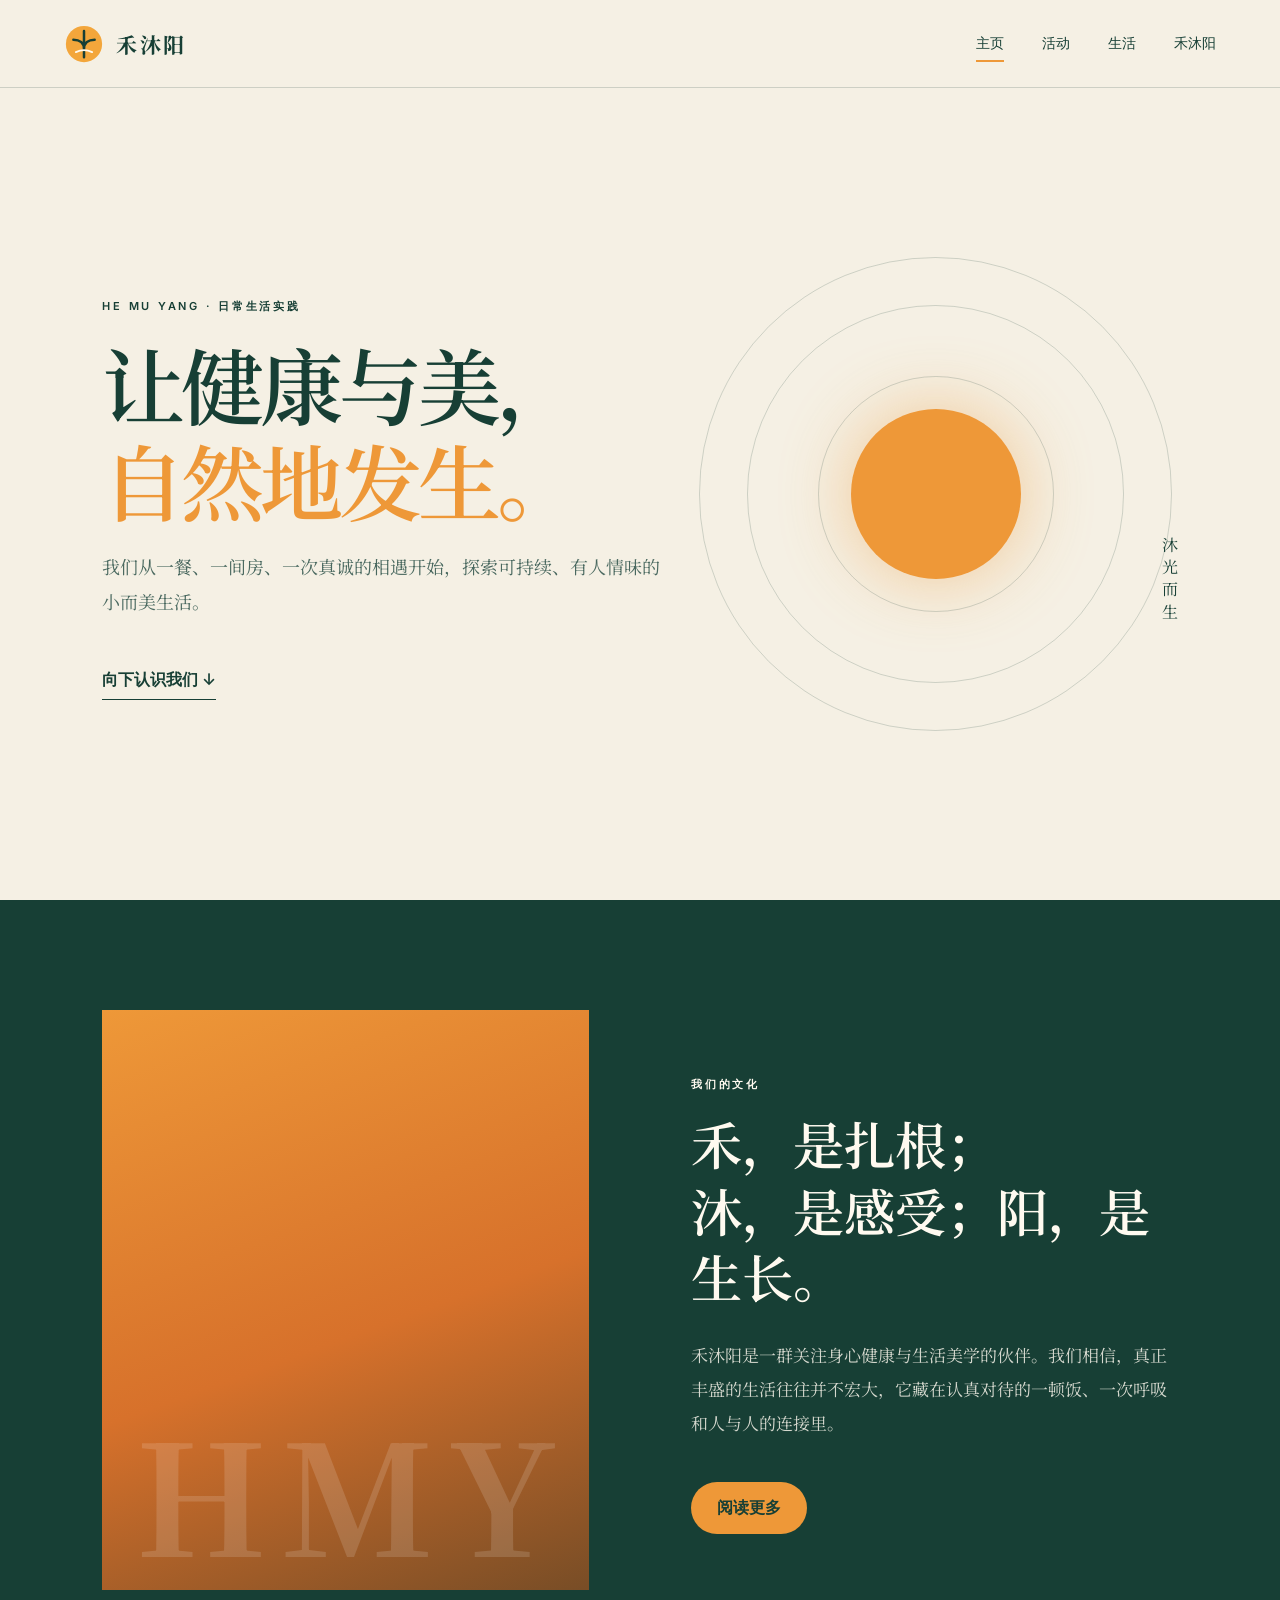
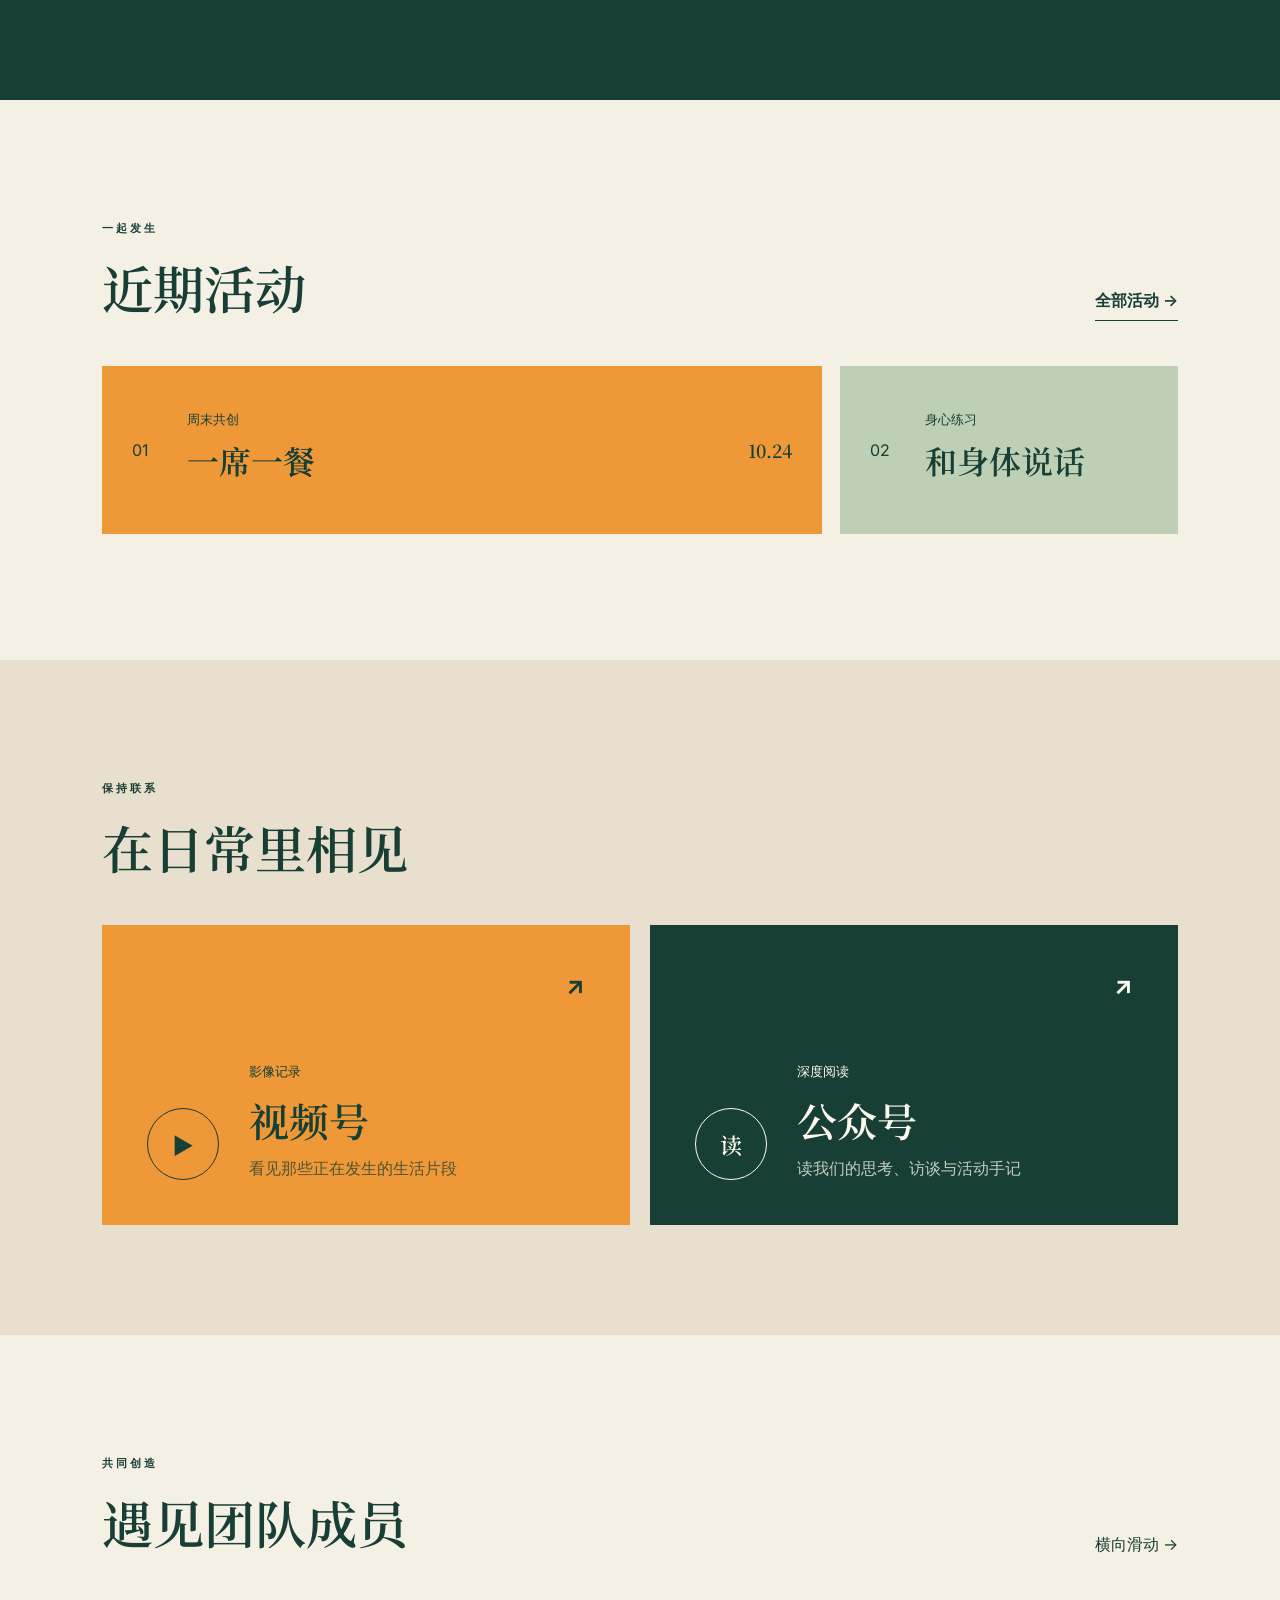
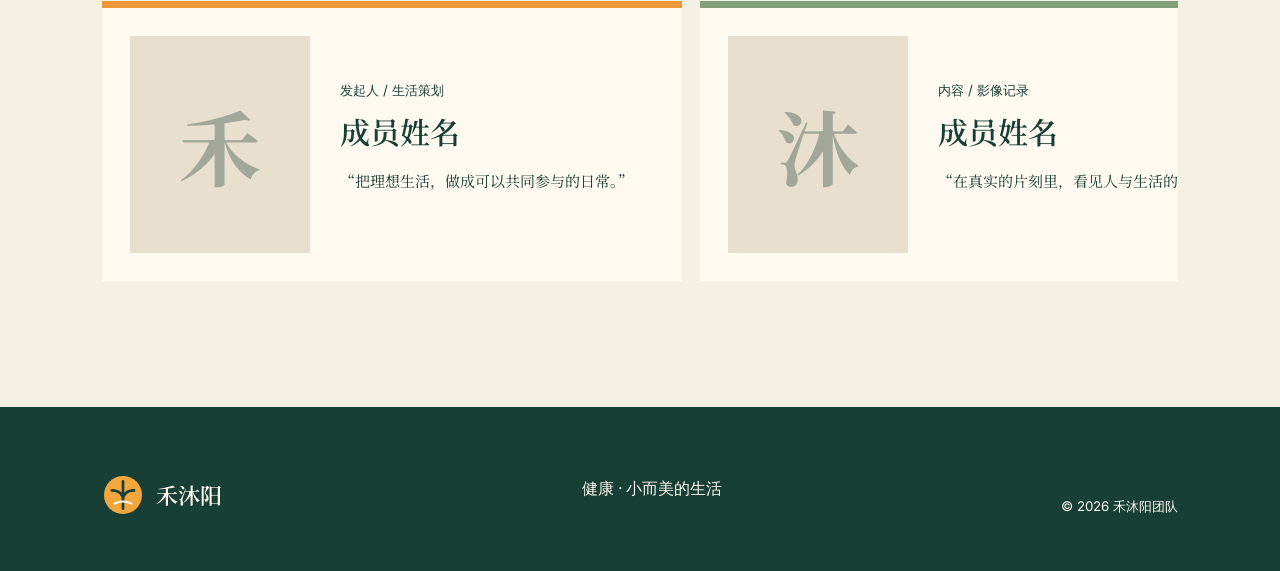
<file: index.html>
<!doctype html>
<html lang="zh-CN">
<head>
  <meta charset="UTF-8">
  <meta name="viewport" content="width=device-width, initial-scale=1.0">
  <meta name="description" content="禾沐阳团队——健康、小而美的生活实践。">
  <title>禾沐阳｜健康·小而美的生活</title>
  <link rel="stylesheet" href="styles.css">
  <script defer src="script.js"></script>
</head>
<body>
  <header class="site-header">
    <a class="brand" href="index.html" aria-label="禾沐阳首页">
      <img src="assets/logo.svg" alt="禾沐阳标志"><span>禾沐阳</span>
    </a>
    <button class="menu-toggle" aria-label="打开菜单" aria-expanded="false">菜单</button>
    <nav class="nav-links" aria-label="主导航">
      <a class="active" href="index.html">主页</a><a href="activities.html">活动</a><a href="life.html">生活</a><a href="about.html">禾沐阳</a>
    </nav>
  </header>

  <main>
    <section class="hero home-hero reveal">
      <div class="hero-copy">
        <p class="eyebrow">HE MU YANG · 日常生活实践</p>
        <h1>让健康与美，<br><em>自然地发生。</em></h1>
        <p class="lead">我们从一餐、一间房、一次真诚的相遇开始，探索可持续、有人情味的小而美生活。</p>
        <a class="text-link" href="#culture">向下认识我们 <span>↓</span></a>
      </div>
      <div class="sun-stage" aria-hidden="true"><div class="sun"></div><span>沐光而生</span></div>
    </section>

    <section class="culture section reveal" id="culture">
      <div class="culture-art" role="img" aria-label="阳光照耀山野的抽象画面"><span>H</span><span>M</span><span>Y</span></div>
      <div class="section-copy">
        <p class="eyebrow">我们的文化</p>
        <h2>禾，是扎根；<br>沐，是感受；阳，是生长。</h2>
        <p>禾沐阳是一群关注身心健康与生活美学的伙伴。我们相信，真正丰盛的生活往往并不宏大，它藏在认真对待的一顿饭、一次呼吸和人与人的连接里。</p>
        <a class="button" href="about.html">阅读更多</a>
      </div>
    </section>

    <section class="section activity-preview reveal">
      <div class="section-heading"><div><p class="eyebrow">一起发生</p><h2>近期活动</h2></div><a class="text-link" href="activities.html">全部活动 →</a></div>
      <div class="strip-track" aria-label="活动预览">
        <a href="activities.html" class="strip-card orange"><span>01</span><div><small>周末共创</small><h3>一席一餐</h3></div><b>10.24</b></a>
        <a href="activities.html" class="strip-card green"><span>02</span><div><small>身心练习</small><h3>和身体说话</h3></div><b>11.02</b></a>
        <a href="activities.html" class="strip-card blue"><span>03</span><div><small>城市漫游</small><h3>秋日采集计划</h3></div><b>11.16</b></a>
      </div>
    </section>

    <section class="section channels reveal">
      <div class="section-heading"><div><p class="eyebrow">保持联系</p><h2>在日常里相见</h2></div></div>
      <div class="channel-grid">
        <a href="coming-soon.html?channel=视频号" target="_blank" rel="noopener" class="channel-card video"><span class="icon">▶</span><div><small>影像记录</small><h3>视频号</h3><p>看见那些正在发生的生活片段</p></div><b>↗</b></a>
        <a href="coming-soon.html?channel=公众号" target="_blank" rel="noopener" class="channel-card article"><span class="icon">读</span><div><small>深度阅读</small><h3>公众号</h3><p>读我们的思考、访谈与活动手记</p></div><b>↗</b></a>
      </div>
    </section>

    <section class="section members reveal">
      <div class="section-heading"><div><p class="eyebrow">共同创造</p><h2>遇见团队成员</h2></div><span class="drag-tip">横向滑动 →</span></div>
      <div class="member-track">
        <article class="member-card amber"><div class="portrait">禾</div><div><small>发起人 / 生活策划</small><h3>成员姓名</h3><p>“把理想生活，做成可以共同参与的日常。”</p></div></article>
        <article class="member-card sage"><div class="portrait">沐</div><div><small>内容 / 影像记录</small><h3>成员姓名</h3><p>“在真实的片刻里，看见人与生活的光。”</p></div></article>
        <article class="member-card sky"><div class="portrait">阳</div><div><small>空间 / 活动共创</small><h3>成员姓名</h3><p>“让每次相遇，都拥有舒服的容器。”</p></div></article>
      </div>
    </section>
  </main>
  <footer><div class="footer-brand"><img src="assets/logo.svg" alt=""><span>禾沐阳</span></div><p>健康 · 小而美的生活</p><small>© 2026 禾沐阳团队</small></footer>
</body>
</html>
</file>
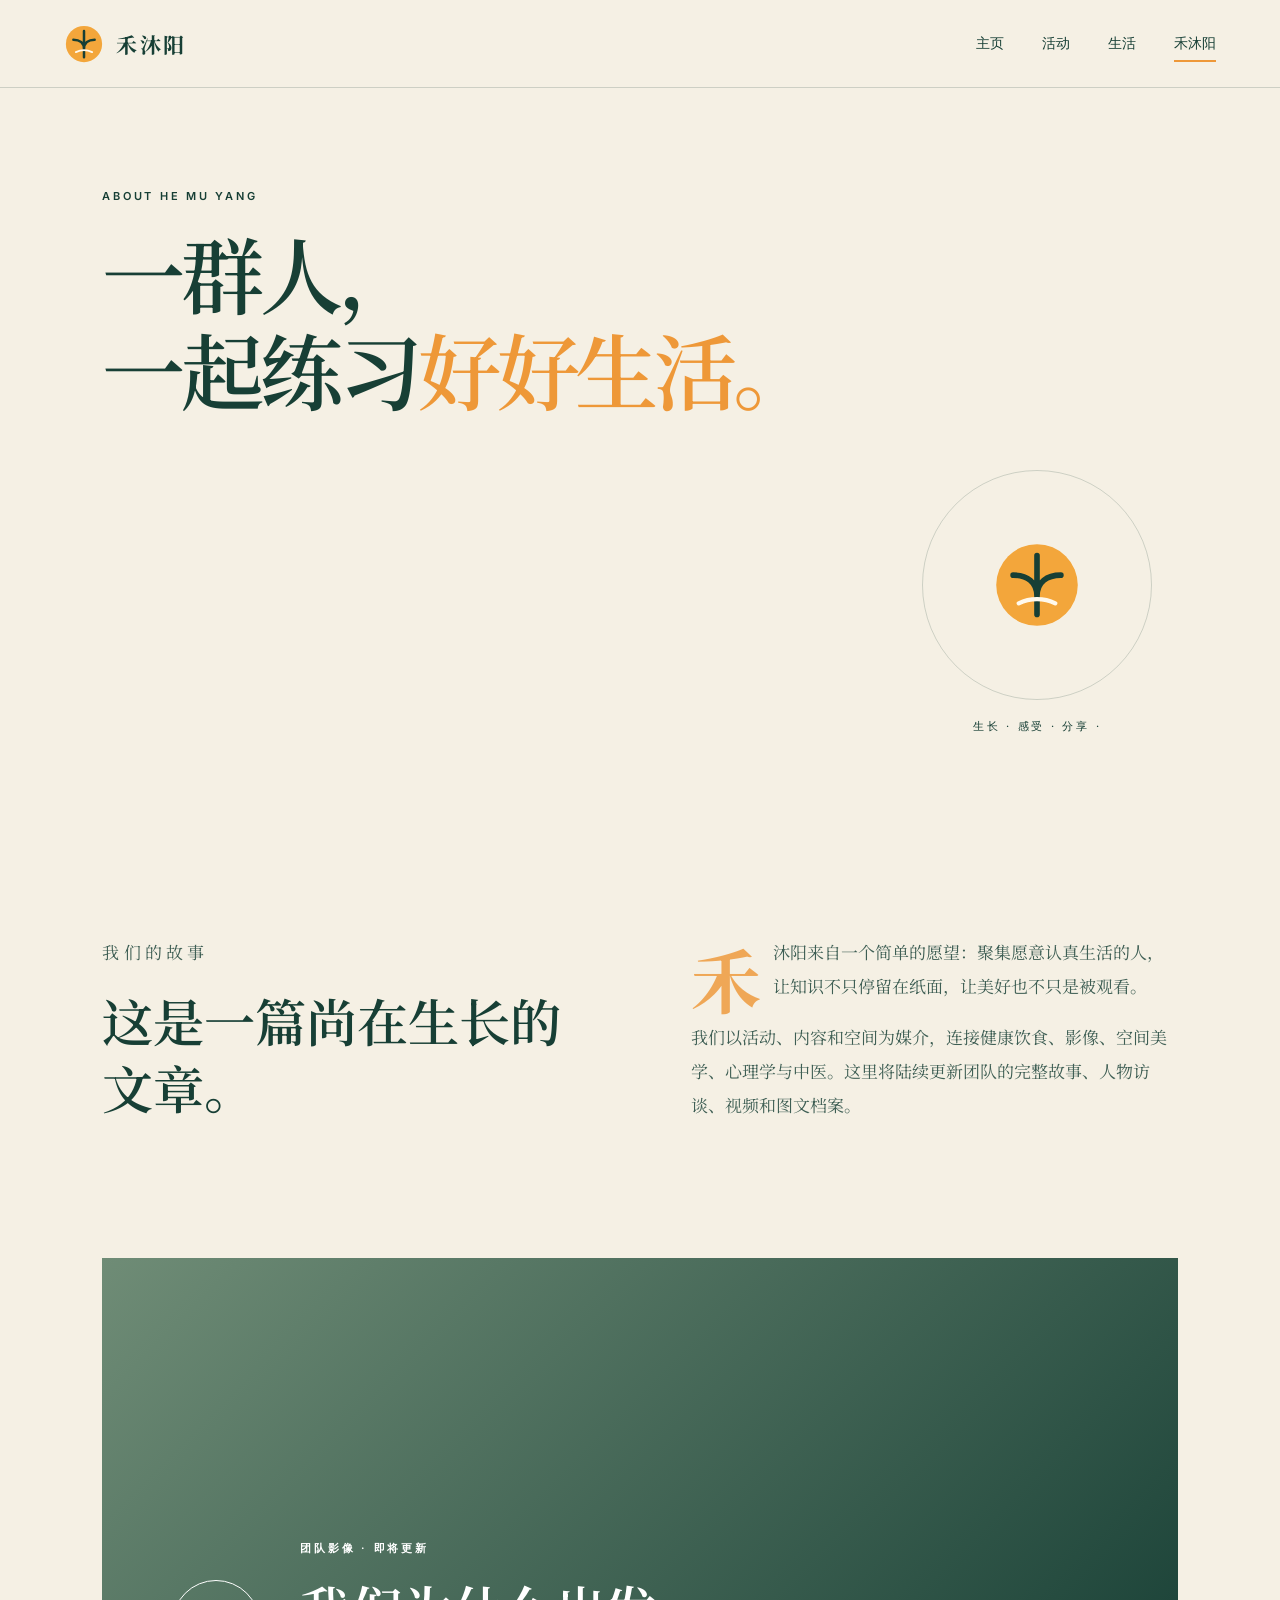
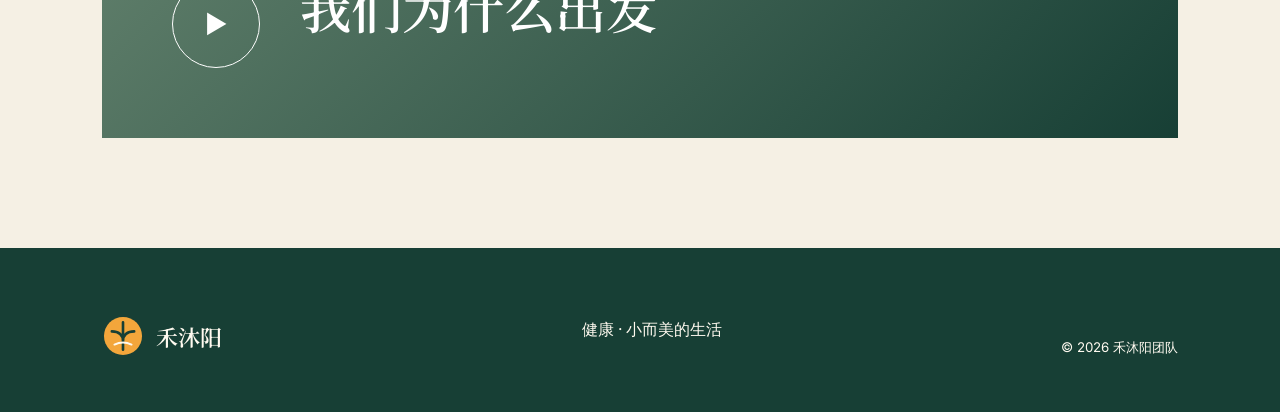
<file: about.html>
<!doctype html><html lang="zh-CN"><head><meta charset="UTF-8"><meta name="viewport" content="width=device-width,initial-scale=1"><title>关于禾沐阳</title><link rel="stylesheet" href="styles.css"><script defer src="script.js"></script></head><body>
<header class="site-header"><a class="brand" href="index.html"><img src="assets/logo.svg" alt="禾沐阳标志"><span>禾沐阳</span></a><button class="menu-toggle" aria-label="打开菜单" aria-expanded="false">菜单</button><nav class="nav-links"><a href="index.html">主页</a><a href="activities.html">活动</a><a href="life.html">生活</a><a class="active" href="about.html">禾沐阳</a></nav></header>
<main><section class="about-hero reveal"><p class="eyebrow">ABOUT HE MU YANG</p><h1>一群人，<br>一起练习<em>好好生活。</em></h1><div class="about-orbit"><img src="assets/logo.svg" alt=""><span>生长 · 感受 · 分享 ·</span></div></section><section class="section about-story reveal"><div><p class="eyebrow">我们的故事</p><h2>这是一篇尚在生长的文章。</h2></div><div><p class="dropcap">禾沐阳来自一个简单的愿望：聚集愿意认真生活的人，让知识不只停留在纸面，让美好也不只是被观看。</p><p>我们以活动、内容和空间为媒介，连接健康饮食、影像、空间美学、心理学与中医。这里将陆续更新团队的完整故事、人物访谈、视频和图文档案。</p></div></section><section class="section media-placeholder reveal"><button class="play" aria-label="播放团队介绍视频">▶</button><div><p class="eyebrow">团队影像 · 即将更新</p><h2>我们为什么出发</h2></div></section></main><footer><div class="footer-brand"><img src="assets/logo.svg" alt=""><span>禾沐阳</span></div><p>健康 · 小而美的生活</p><small>© 2026 禾沐阳团队</small></footer></body></html>
</file>
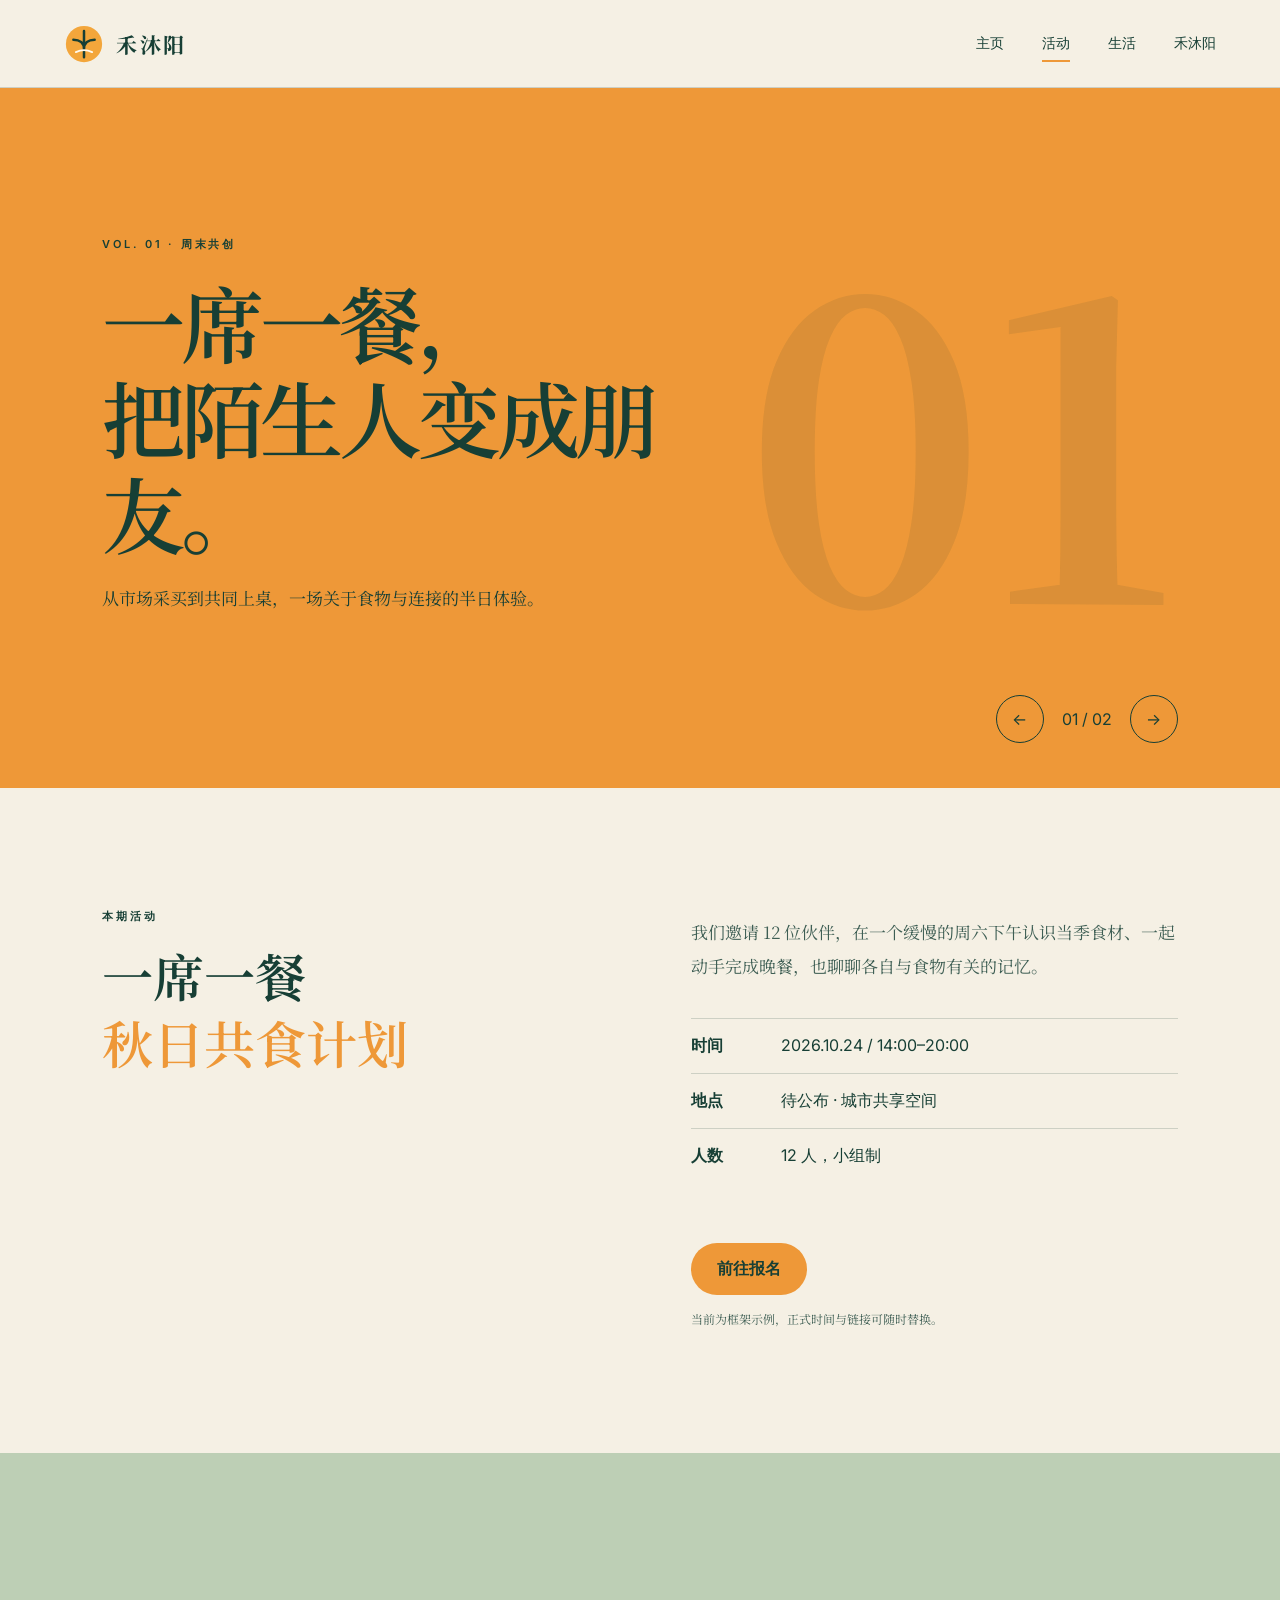
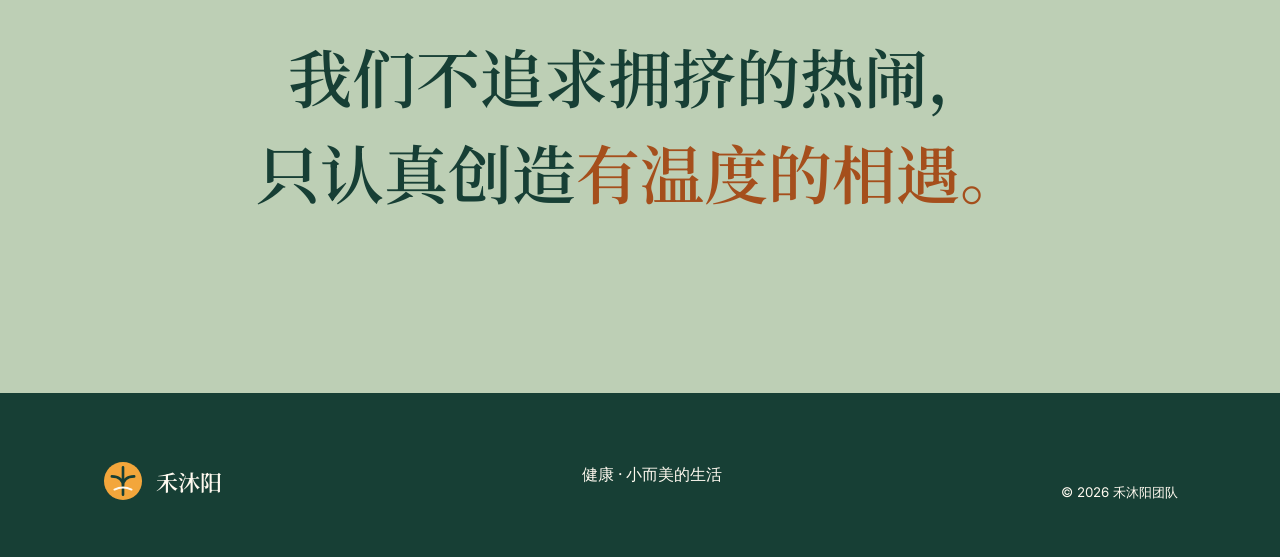
<file: activities.html>
<!doctype html><html lang="zh-CN"><head><meta charset="UTF-8"><meta name="viewport" content="width=device-width,initial-scale=1"><title>活动｜禾沐阳</title><link rel="stylesheet" href="styles.css"><script defer src="script.js"></script></head><body>
<header class="site-header"><a class="brand" href="index.html"><img src="assets/logo.svg" alt="禾沐阳标志"><span>禾沐阳</span></a><button class="menu-toggle" aria-label="打开菜单" aria-expanded="false">菜单</button><nav class="nav-links"><a href="index.html">主页</a><a class="active" href="activities.html">活动</a><a href="life.html">生活</a><a href="about.html">禾沐阳</a></nav></header>
<main><section class="page-hero activity-hero"><div class="slide active"><div><p class="eyebrow">VOL. 01 · 周末共创</p><h1>一席一餐，<br>把陌生人变成朋友。</h1><p>从市场采买到共同上桌，一场关于食物与连接的半日体验。</p></div><span class="giant-number">01</span></div><div class="slide"><div><p class="eyebrow">VOL. 02 · 身心练习</p><h1>慢下来，<br>听见身体的声音。</h1><p>在呼吸、伸展与自然行走中，重新建立和身体的关系。</p></div><span class="giant-number">02</span></div><div class="slider-controls"><button data-slide="prev" aria-label="上一张">←</button><span class="slide-count">01 / 02</span><button data-slide="next" aria-label="下一张">→</button></div></section>
<section class="section event-detail reveal"><div><p class="eyebrow">本期活动</p><h2>一席一餐<br><em>秋日共食计划</em></h2></div><div class="event-copy"><p>我们邀请 12 位伙伴，在一个缓慢的周六下午认识当季食材、一起动手完成晚餐，也聊聊各自与食物有关的记忆。</p><dl><div><dt>时间</dt><dd>2026.10.24 / 14:00–20:00</dd></div><div><dt>地点</dt><dd>待公布 · 城市共享空间</dd></div><div><dt>人数</dt><dd>12 人，小组制</dd></div></dl><a class="button" href="coming-soon.html?channel=活动报名">前往报名</a><p class="note">当前为框架示例，正式时间与链接可随时替换。</p></div></section>
<section class="section manifesto reveal"><p>我们不追求拥挤的热闹，<br>只认真创造<span>有温度的相遇。</span></p></section></main><footer><div class="footer-brand"><img src="assets/logo.svg" alt=""><span>禾沐阳</span></div><p>健康 · 小而美的生活</p><small>© 2026 禾沐阳团队</small></footer></body></html>
</file>
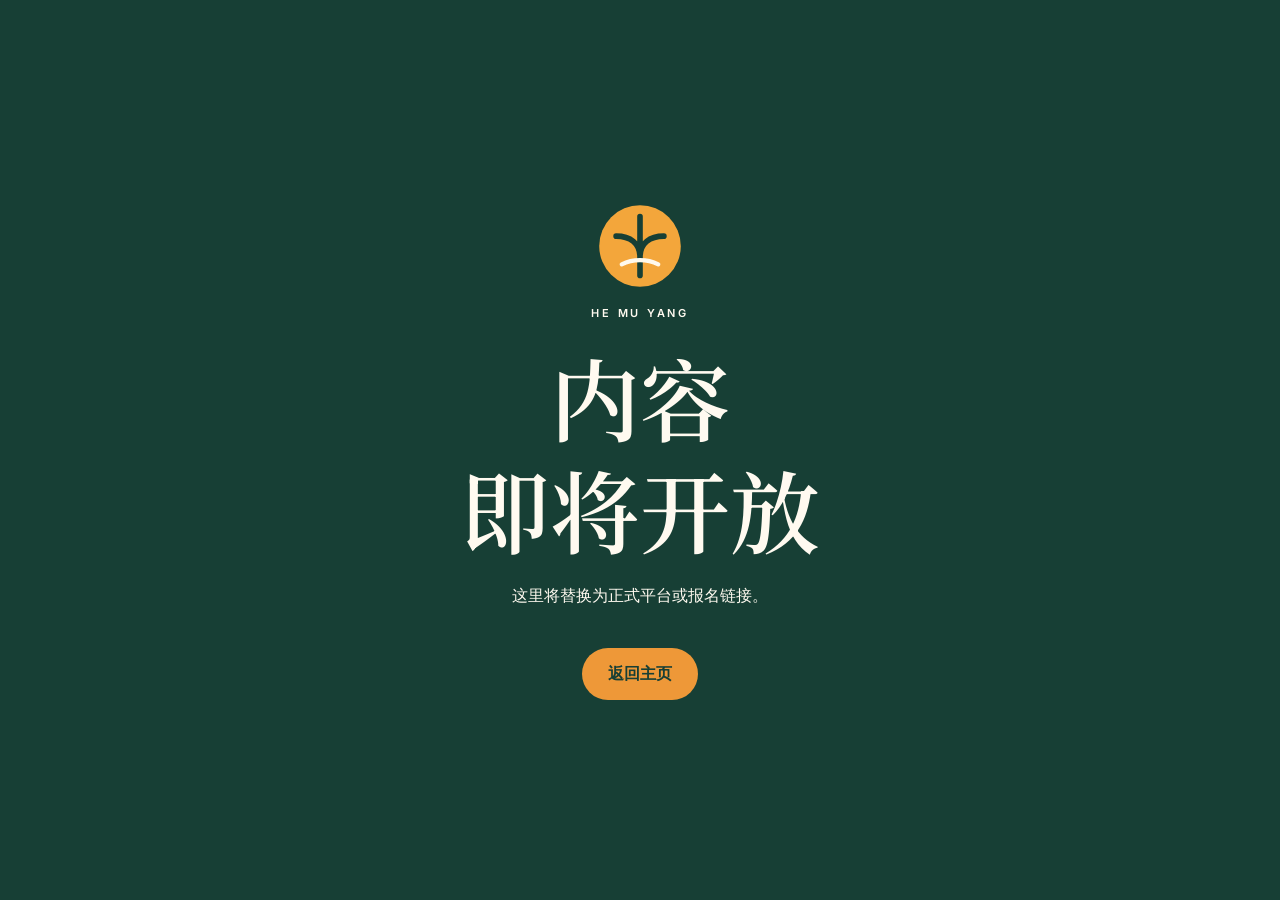
<file: coming-soon.html>
<!doctype html><html lang="zh-CN"><head><meta charset="UTF-8"><meta name="viewport" content="width=device-width,initial-scale=1"><title>即将开放｜禾沐阳</title><link rel="stylesheet" href="styles.css"><script defer src="script.js"></script></head><body class="soon-page"><main><section class="soon-card"><img src="assets/logo.svg" alt="禾沐阳"><p class="eyebrow">HE MU YANG</p><h1><span id="channel-name">内容</span><br>即将开放</h1><p>这里将替换为正式平台或报名链接。</p><a class="button" href="index.html">返回主页</a></section></main></body></html>
</file>
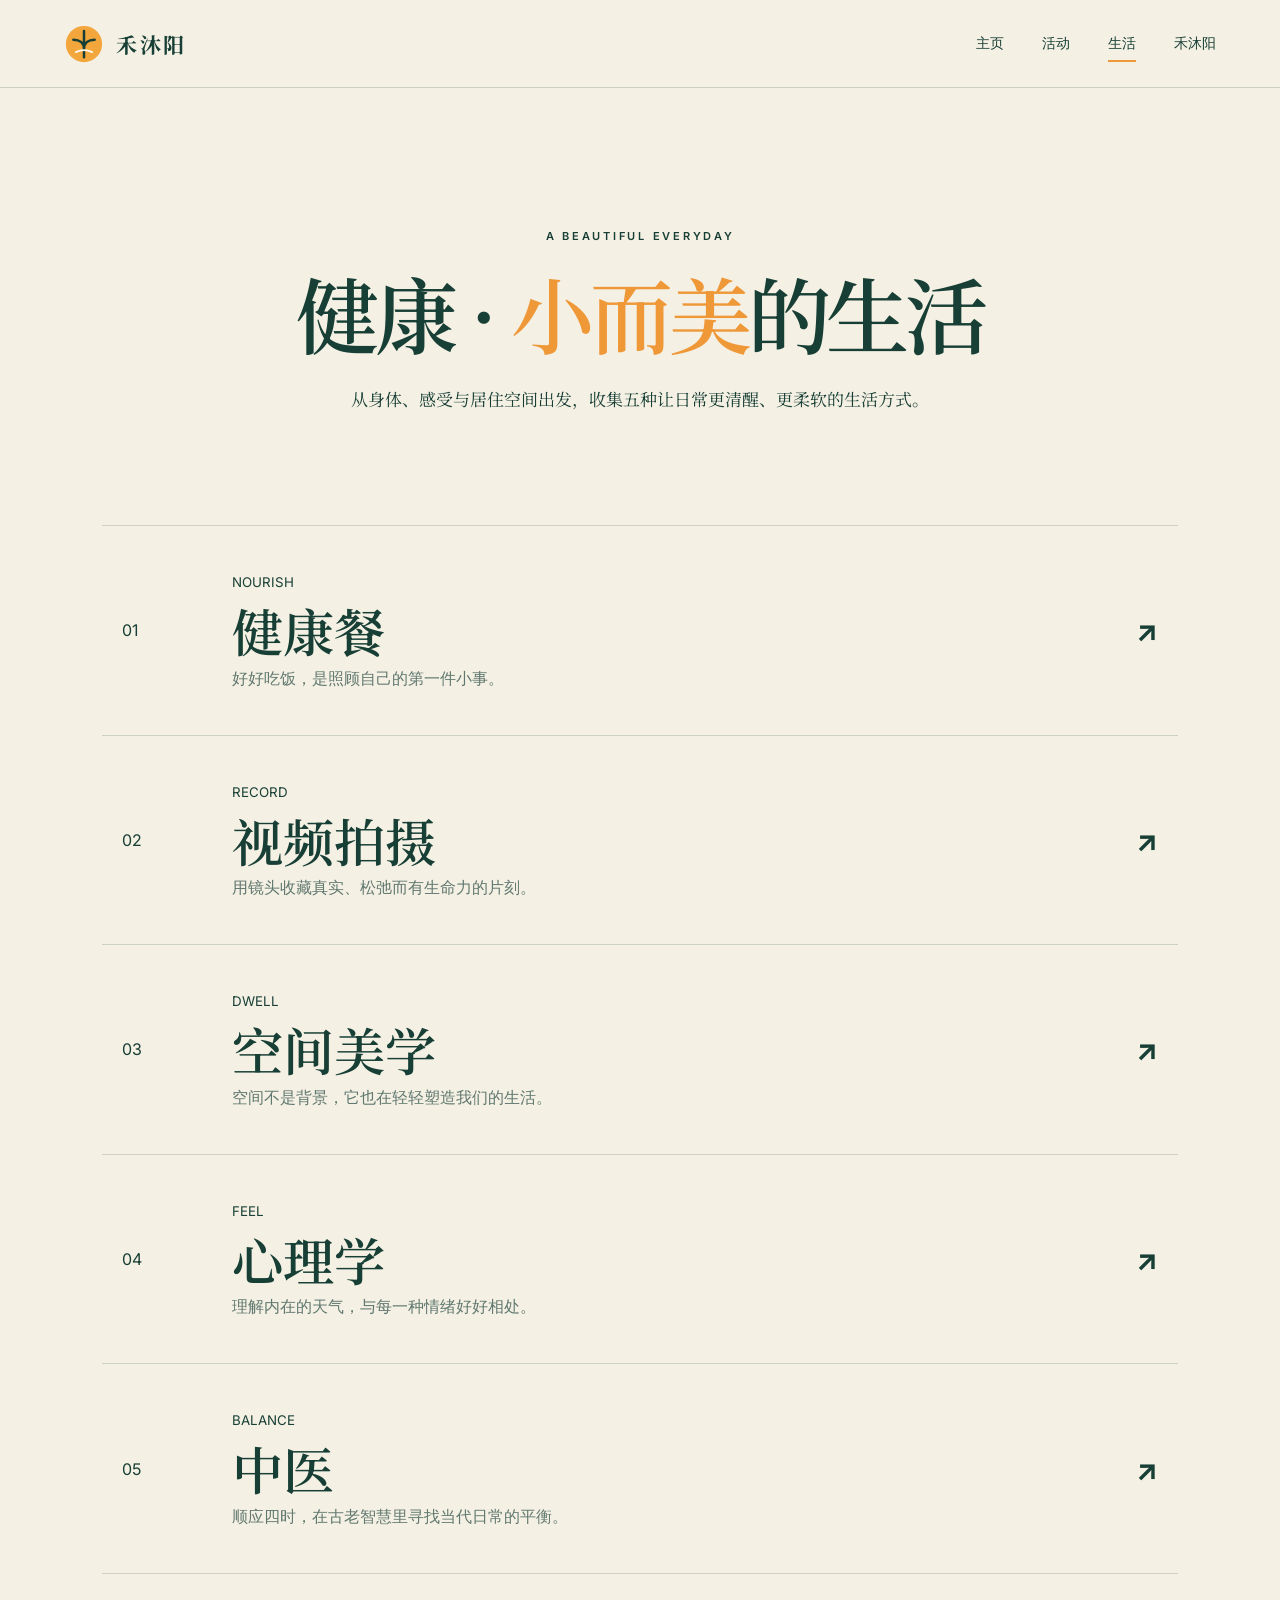
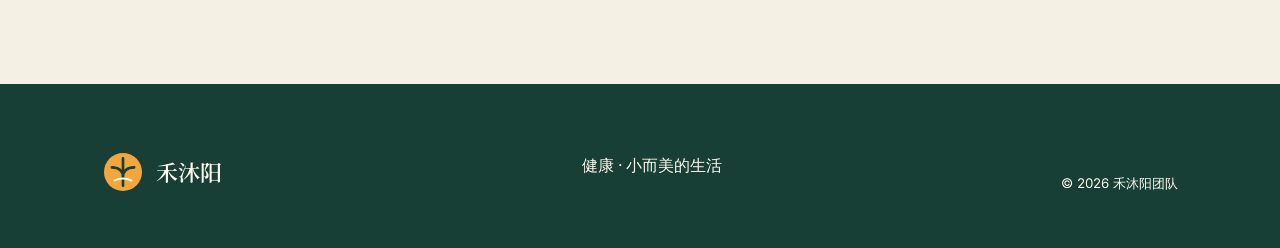
<file: life.html>
<!doctype html><html lang="zh-CN"><head><meta charset="UTF-8"><meta name="viewport" content="width=device-width,initial-scale=1"><title>生活｜禾沐阳</title><link rel="stylesheet" href="styles.css"><script defer src="script.js"></script></head><body>
<header class="site-header"><a class="brand" href="index.html"><img src="assets/logo.svg" alt="禾沐阳标志"><span>禾沐阳</span></a><button class="menu-toggle" aria-label="打开菜单" aria-expanded="false">菜单</button><nav class="nav-links"><a href="index.html">主页</a><a href="activities.html">活动</a><a class="active" href="life.html">生活</a><a href="about.html">禾沐阳</a></nav></header>
<main><section class="life-intro reveal"><p class="eyebrow">A BEAUTIFUL EVERYDAY</p><h1>健康 · <em>小而美</em>的生活</h1><p>从身体、感受与居住空间出发，收集五种让日常更清醒、更柔软的生活方式。</p></section><section class="topic-list section">
<a class="topic-card reveal" href="topic.html?topic=健康餐"><span>01</span><div><small>NOURISH</small><h2>健康餐</h2><p>好好吃饭，是照顾自己的第一件小事。</p></div><b>↗</b></a>
<a class="topic-card reveal" href="topic.html?topic=视频拍摄"><span>02</span><div><small>RECORD</small><h2>视频拍摄</h2><p>用镜头收藏真实、松弛而有生命力的片刻。</p></div><b>↗</b></a>
<a class="topic-card reveal" href="topic.html?topic=空间美学"><span>03</span><div><small>DWELL</small><h2>空间美学</h2><p>空间不是背景，它也在轻轻塑造我们的生活。</p></div><b>↗</b></a>
<a class="topic-card reveal" href="topic.html?topic=心理学"><span>04</span><div><small>FEEL</small><h2>心理学</h2><p>理解内在的天气，与每一种情绪好好相处。</p></div><b>↗</b></a>
<a class="topic-card reveal" href="topic.html?topic=中医"><span>05</span><div><small>BALANCE</small><h2>中医</h2><p>顺应四时，在古老智慧里寻找当代日常的平衡。</p></div><b>↗</b></a>
</section></main><footer><div class="footer-brand"><img src="assets/logo.svg" alt=""><span>禾沐阳</span></div><p>健康 · 小而美的生活</p><small>© 2026 禾沐阳团队</small></footer></body></html>
</file>
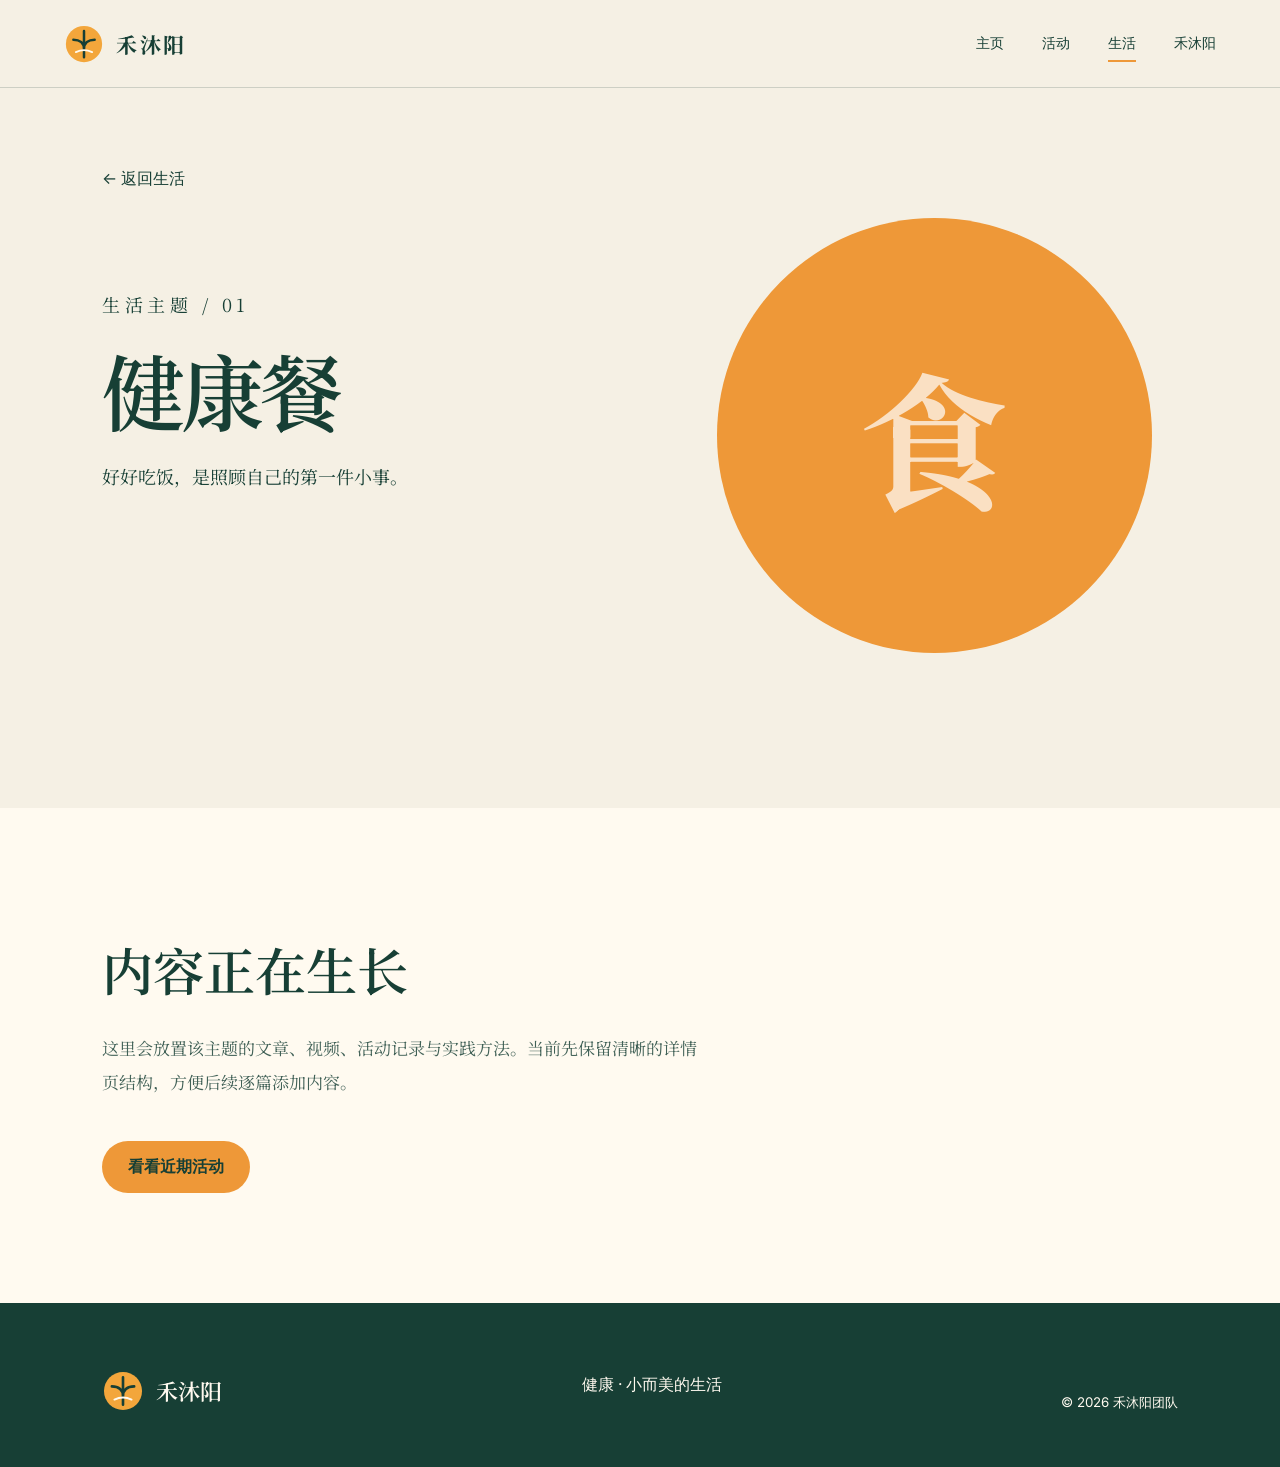
<file: topic.html>
<!doctype html><html lang="zh-CN"><head><meta charset="UTF-8"><meta name="viewport" content="width=device-width,initial-scale=1"><title>生活主题｜禾沐阳</title><link rel="stylesheet" href="styles.css"><script defer src="script.js"></script></head><body><header class="site-header"><a class="brand" href="index.html"><img src="assets/logo.svg" alt="禾沐阳标志"><span>禾沐阳</span></a><button class="menu-toggle" aria-label="打开菜单" aria-expanded="false">菜单</button><nav class="nav-links"><a href="index.html">主页</a><a href="activities.html">活动</a><a class="active" href="life.html">生活</a><a href="about.html">禾沐阳</a></nav></header><main><section class="topic-detail reveal"><a class="back-link" href="life.html">← 返回生活</a><p class="eyebrow">生活主题 / 01</p><h1 id="topic-title">健康餐</h1><p id="topic-intro">好好吃饭，是照顾自己的第一件小事。</p><div class="topic-visual"><span id="topic-char">食</span></div></section><section class="section article-placeholder reveal"><h2>内容正在生长</h2><p>这里会放置该主题的文章、视频、活动记录与实践方法。当前先保留清晰的详情页结构，方便后续逐篇添加内容。</p><a class="button" href="activities.html">看看近期活动</a></section></main><footer><div class="footer-brand"><img src="assets/logo.svg" alt=""><span>禾沐阳</span></div><p>健康 · 小而美的生活</p><small>© 2026 禾沐阳团队</small></footer></body></html>
</file>
<file: styles.css>
@import url('https://fonts.googleapis.com/css2?family=Noto+Serif+SC:wght@400;600;700&family=Inter:wght@400;500;600&display=swap');
:root{--ink:#173f35;--cream:#f5f0e4;--paper:#fffaf0;--orange:#ee9838;--sage:#bdcfb5;--sky:#a9ccd1;--line:rgba(23,63,53,.18);--serif:'Noto Serif SC','Songti SC',serif;--sans:Inter,'Microsoft YaHei',sans-serif}
*{box-sizing:border-box}html{scroll-behavior:smooth}body{margin:0;background:var(--cream);color:var(--ink);font-family:var(--sans)}a{color:inherit;text-decoration:none}button{font:inherit;color:inherit}.site-header{height:88px;padding:0 clamp(24px,5vw,76px);display:flex;align-items:center;justify-content:space-between;position:relative;z-index:10;border-bottom:1px solid var(--line);background:rgba(245,240,228,.92);backdrop-filter:blur(12px)}.brand{display:flex;align-items:center;gap:12px;font-family:var(--serif);font-size:21px;font-weight:700;letter-spacing:.12em}.brand img{width:40px;height:40px}.nav-links{display:flex;gap:38px;align-items:center}.nav-links a{font-size:14px;position:relative;padding:32px 0}.nav-links a:after{content:'';position:absolute;left:0;right:100%;bottom:23px;height:2px;background:var(--orange);transition:.3s}.nav-links a:hover:after,.nav-links a.active:after{right:0}.menu-toggle{display:none;background:none;border:0}.hero{min-height:calc(100vh - 88px)}.home-hero{display:grid;grid-template-columns:1.1fr .9fr;align-items:center;padding:8vw clamp(24px,8vw,130px);overflow:hidden}.hero h1,.page-hero h1,.about-hero h1,.life-intro h1,.topic-detail h1{font:600 clamp(48px,6.5vw,100px)/1.15 var(--serif);letter-spacing:-.05em;margin:22px 0}.hero h1 em,.about-hero em,.life-intro em,.event-detail em{font-style:normal;color:var(--orange)}.lead{max-width:560px;font:400 18px/1.9 var(--serif);color:#49685f}.eyebrow{text-transform:uppercase;letter-spacing:.25em;font-size:11px;font-weight:600}.text-link{display:inline-block;margin-top:25px;border-bottom:1px solid;padding:8px 0;font-weight:600}.sun-stage{width:min(37vw,500px);aspect-ratio:1;border:1px solid var(--line);border-radius:50%;display:grid;place-items:center;position:relative;margin:auto}.sun-stage:before,.sun-stage:after{content:'';position:absolute;border:1px solid var(--line);border-radius:50%;inset:10%}.sun-stage:after{inset:25%}.sun{width:36%;aspect-ratio:1;border-radius:50%;background:var(--orange);box-shadow:0 0 70px rgba(238,152,56,.45)}.sun-stage span{position:absolute;right:-10px;bottom:22%;writing-mode:vertical-rl;letter-spacing:.4em;font-family:var(--serif)}.section{padding:110px clamp(24px,8vw,130px)}.culture{background:var(--ink);color:var(--paper);display:grid;grid-template-columns:1fr 1fr;gap:8vw;align-items:center}.culture-art{min-height:580px;background:linear-gradient(160deg,var(--orange),#d7712b 55%,#784d26);display:flex;align-items:flex-end;justify-content:center;gap:1vw;padding:45px;overflow:hidden}.culture-art span{font:700 clamp(90px,12vw,190px)/.7 var(--serif);color:rgba(255,255,255,.14)}.section h2{font:600 clamp(34px,4vw,61px)/1.3 var(--serif);margin:18px 0 28px}.section-copy>p:not(.eyebrow),.event-copy>p,.about-story p,.article-placeholder p{font:400 17px/2 var(--serif);opacity:.82;max-width:600px}.button{display:inline-block;margin-top:25px;background:var(--orange);color:var(--ink);padding:15px 26px;border-radius:100px;font-weight:600;transition:.2s}.button:hover{transform:translateY(-3px)}.section-heading{display:flex;justify-content:space-between;align-items:end;margin-bottom:45px}.section-heading h2{margin-bottom:0}.strip-track,.member-track{display:flex;gap:18px;overflow-x:auto;scroll-snap-type:x mandatory;padding-bottom:16px}.strip-card{min-width:min(720px,82vw);height:168px;padding:30px;display:grid;grid-template-columns:55px 1fr auto;align-items:center;scroll-snap-align:start;transition:.25s}.strip-card:hover{transform:translateY(-5px)}.strip-card.orange{background:var(--orange)}.strip-card.green{background:var(--sage)}.strip-card.blue{background:var(--sky)}.strip-card h3{font:600 32px var(--serif);margin:8px 0}.strip-card>b{font:600 18px var(--serif)}.channels{background:#e8dfcf}.channel-grid{display:grid;grid-template-columns:1fr 1fr;gap:20px}.channel-card{min-height:300px;padding:45px;display:grid;grid-template-columns:auto 1fr auto;gap:30px;align-items:end}.channel-card.video{background:var(--orange)}.channel-card.article{background:var(--ink);color:var(--paper)}.channel-card .icon{width:72px;height:72px;border:1px solid currentColor;border-radius:50%;display:grid;place-items:center;font:600 22px var(--serif)}.channel-card h3{font:600 40px var(--serif);margin:10px 0}.channel-card p{margin:0;opacity:.75}.channel-card b{font-size:25px;align-self:start}.member-card{min-width:min(580px,84vw);height:280px;background:var(--paper);padding:28px;display:grid;grid-template-columns:180px 1fr;gap:30px;align-items:center;scroll-snap-align:start}.member-card.amber{border-top:7px solid var(--orange)}.member-card.sage{border-top:7px solid #82a17b}.member-card.sky{border-top:7px solid #70a8b2}.portrait{height:100%;display:grid;place-items:center;background:#e8dfcf;font:700 82px var(--serif);color:rgba(23,63,53,.34)}.member-card h3{font:600 30px var(--serif);margin:9px 0}.member-card p{font:15px/1.7 var(--serif)}footer{padding:55px clamp(24px,8vw,130px);background:var(--ink);color:var(--paper);display:grid;grid-template-columns:1fr 1fr auto;align-items:end}footer .footer-brand{display:flex;align-items:center;gap:12px;font:600 22px var(--serif)}footer img{width:42px}.page-hero{min-height:700px;background:var(--orange);position:relative;padding:90px clamp(24px,8vw,130px);overflow:hidden}.slide{display:none;min-height:500px;align-items:center;justify-content:space-between}.slide.active{display:flex}.slide>div{max-width:760px}.slide p:not(.eyebrow){font:17px/1.8 var(--serif)}.giant-number{font:700 min(32vw,460px)/1 var(--serif);color:rgba(23,63,53,.09)}.slider-controls{position:absolute;bottom:45px;right:8vw;display:flex;align-items:center;gap:18px}.slider-controls button{background:none;border:1px solid var(--ink);width:48px;height:48px;border-radius:50%;cursor:pointer}.event-detail,.about-story{display:grid;grid-template-columns:1fr 1fr;gap:8vw}.event-detail dl{margin:35px 0}.event-detail dl div{display:grid;grid-template-columns:90px 1fr;padding:16px 0;border-top:1px solid var(--line)}dt{font-weight:600}dd{margin:0}.note{font-size:12px!important}.manifesto{background:var(--sage);text-align:center}.manifesto p{font:600 clamp(35px,5vw,72px)/1.5 var(--serif)}.manifesto span{color:#a54f1c}.life-intro{padding:130px clamp(24px,8vw,130px) 80px;text-align:center}.life-intro p:last-child{font:17px/1.9 var(--serif);max-width:620px;margin:auto}.topic-list{padding-top:30px}.topic-card{display:grid;grid-template-columns:80px 1fr auto;gap:30px;align-items:center;border-top:1px solid var(--line);padding:45px 20px;transition:.3s}.topic-card:last-child{border-bottom:1px solid var(--line)}.topic-card:hover{background:var(--paper);padding-left:40px}.topic-card h2{margin:6px 0 4px}.topic-card p{margin:0;color:#60786f}.topic-card b{font-size:30px}.about-hero{min-height:720px;padding:90px clamp(24px,8vw,130px);position:relative;overflow:hidden}.about-orbit{position:absolute;right:10%;bottom:15%;width:230px;aspect-ratio:1;border:1px solid var(--line);border-radius:50%;display:grid;place-items:center}.about-orbit img{width:90px}.about-orbit span{position:absolute;bottom:-35px;letter-spacing:.25em;font-size:11px}.dropcap:first-letter{font:700 70px/1 var(--serif);float:left;margin:8px 12px 0 0;color:var(--orange)}.media-placeholder{margin:0 8vw 110px;padding:70px;min-height:480px;background:linear-gradient(135deg,#6f8c76,var(--ink));color:white;display:flex;align-items:end;gap:40px}.play{width:88px;height:88px;border-radius:50%;border:1px solid white;background:transparent;color:white;font-size:25px}.topic-detail{padding:80px clamp(24px,8vw,130px);min-height:720px;position:relative}.back-link{display:inline-block;margin-bottom:80px}.topic-detail>p{font:18px/1.8 var(--serif)}.topic-visual{position:absolute;right:10%;top:18%;width:min(34vw,440px);aspect-ratio:1;border-radius:50%;background:var(--orange);display:grid;place-items:center}.topic-visual span{font:700 150px var(--serif);color:rgba(255,255,255,.7)}.article-placeholder{background:var(--paper)}.soon-page{background:var(--ink);min-height:100vh;display:grid;place-items:center}.soon-card{color:var(--paper);text-align:center;padding:50px}.soon-card img{width:90px}.soon-card h1{font:600 clamp(48px,8vw,90px)/1.25 var(--serif);margin:20px}.reveal{opacity:0;transform:translateY(24px);transition:opacity .8s,transform .8s}.reveal.visible{opacity:1;transform:none}
@media(max-width:760px){.site-header{height:72px}.brand img{width:34px}.menu-toggle{display:block}.nav-links{display:none;position:absolute;top:72px;left:0;right:0;background:var(--paper);padding:20px 30px;flex-direction:column;gap:0;align-items:stretch}.nav-links.open{display:flex}.nav-links a{padding:15px 0}.nav-links a:after{bottom:8px}.home-hero{grid-template-columns:1fr;padding-top:80px}.sun-stage{width:70vw;margin-top:70px}.section{padding:75px 24px}.culture{grid-template-columns:1fr}.culture-art{min-height:350px}.section-heading{align-items:start}.channel-grid{grid-template-columns:1fr}.channel-card{padding:28px;min-height:260px}.channel-card .icon{width:55px;height:55px}.member-card{grid-template-columns:110px 1fr;height:250px}.page-hero{padding:60px 24px}.giant-number{position:absolute;right:-20px;bottom:100px}.event-detail,.about-story{grid-template-columns:1fr}.life-intro{padding:90px 24px 55px}.topic-card{grid-template-columns:40px 1fr auto;padding:30px 8px}.topic-card p{display:none}.about-orbit{position:relative;right:auto;bottom:auto;margin:60px auto}.media-placeholder{margin:0 24px 75px;padding:35px}.topic-visual{position:relative;right:auto;top:auto;width:75vw;margin:50px auto}.topic-detail{padding:55px 24px}.back-link{margin-bottom:55px}footer{grid-template-columns:1fr;gap:18px}}
@media(prefers-reduced-motion:reduce){*{scroll-behavior:auto!important}.reveal{opacity:1;transform:none;transition:none}}
</file>
